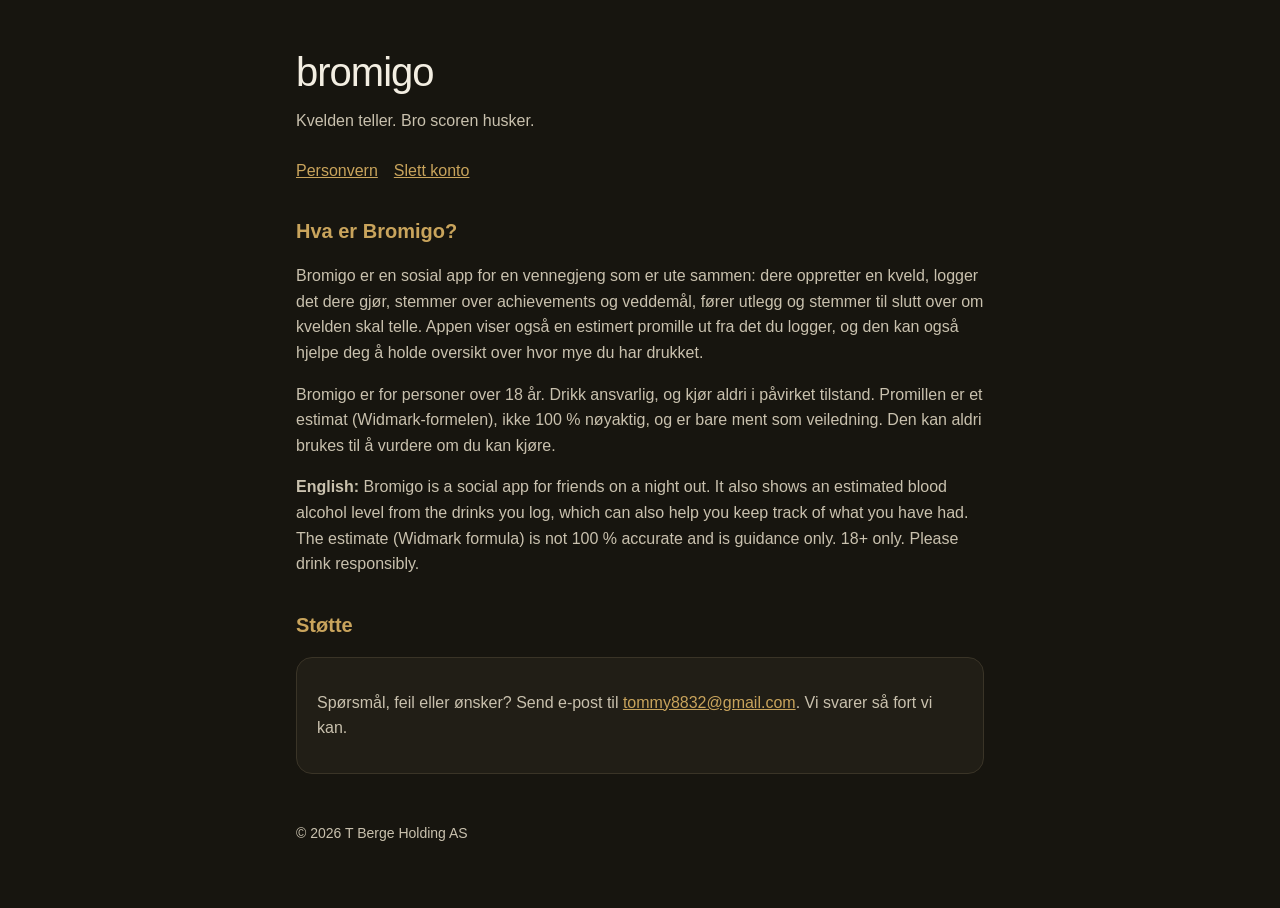
<file: index.html>
<!doctype html><html lang="no"><head><meta charset="utf-8"><meta name="viewport" content="width=device-width,initial-scale=1">
<title>Bromigo – støtte</title><link rel="stylesheet" href="style.css"></head><body><main>
<h1>bromigo</h1><p class="sub">Kvelden teller. Bro scoren husker.</p>
<nav><a href="personvern.html">Personvern</a><a href="slett-konto.html">Slett konto</a></nav>
<h2>Hva er Bromigo?</h2>
<p>Bromigo er en sosial app for en vennegjeng som er ute sammen: dere oppretter en kveld, logger det dere gjør, stemmer over achievements og veddemål, fører utlegg og stemmer til slutt over om kvelden skal telle. Appen viser også en estimert promille ut fra det du logger, og den kan også hjelpe deg å holde oversikt over hvor mye du har drukket.</p>
<p>Bromigo er for personer over 18 år. Drikk ansvarlig, og kjør aldri i påvirket tilstand. Promillen er et estimat (Widmark-formelen), ikke 100 % nøyaktig, og er bare ment som veiledning. Den kan aldri brukes til å vurdere om du kan kjøre.</p>
<p lang="en"><strong>English:</strong> Bromigo is a social app for friends on a night out. It also shows an estimated blood alcohol level from the drinks you log, which can also help you keep track of what you have had. The estimate (Widmark formula) is not 100 % accurate and is guidance only. 18+ only. Please drink responsibly.</p>
<h2>Støtte</h2>
<div class="card"><p>Spørsmål, feil eller ønsker? Send e-post til <a href="mailto:tommy8832@gmail.com?subject=Bromigo">tommy8832@gmail.com</a>. Vi svarer så fort vi kan.</p></div>
<footer>© 2026 T Berge Holding AS</footer>
</main></body></html>
</file>
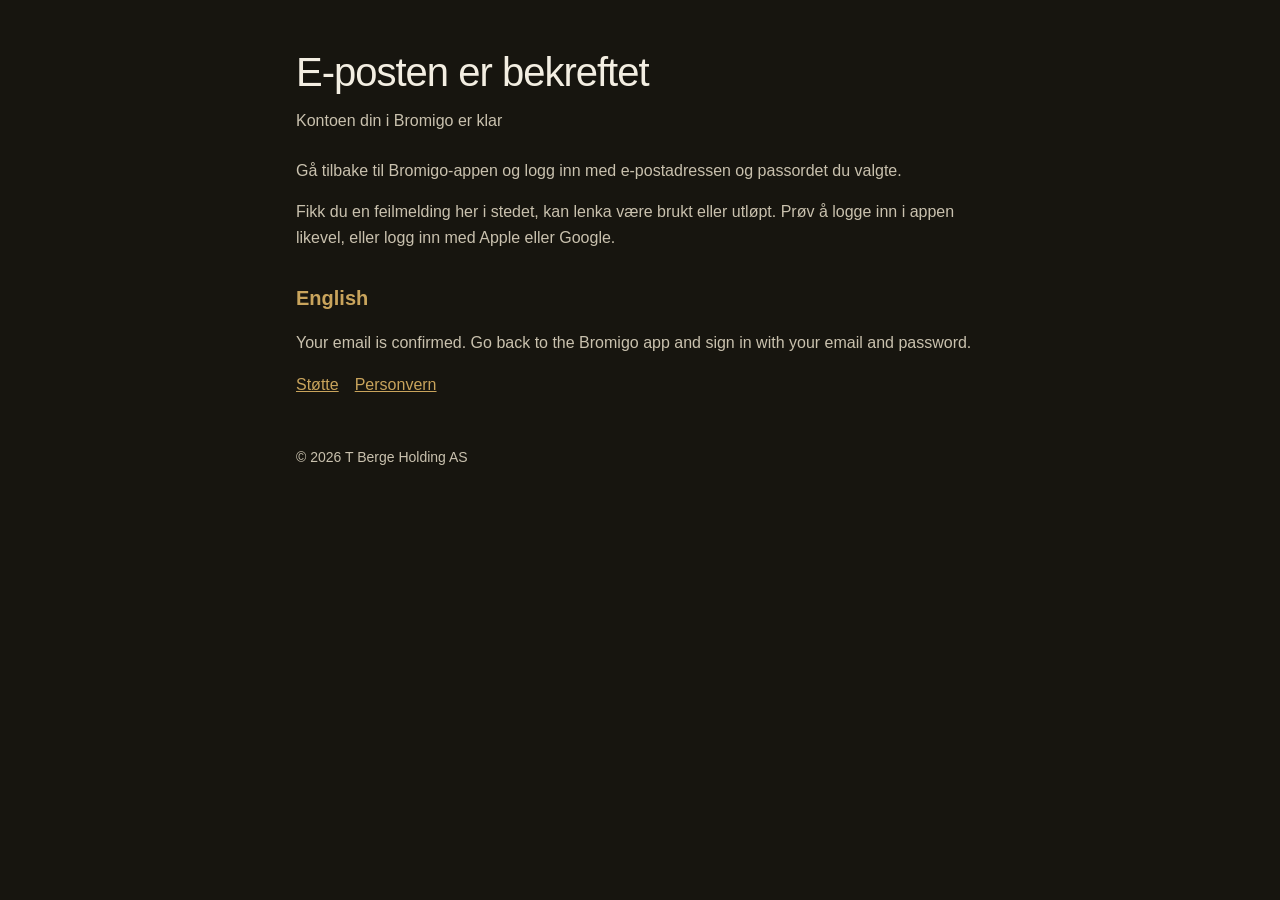
<file: bekreftet.html>
<!doctype html><html lang="no"><head><meta charset="utf-8"><meta name="viewport" content="width=device-width,initial-scale=1">
<title>Bromigo – e-post bekreftet</title><meta name="robots" content="noindex"><link rel="stylesheet" href="style.css"></head><body><main>
<h1>E-posten er bekreftet</h1><p class="sub">Kontoen din i Bromigo er klar</p>
<p>Gå tilbake til Bromigo-appen og logg inn med e-postadressen og passordet du valgte.</p>
<p>Fikk du en feilmelding her i stedet, kan lenka være brukt eller utløpt. Prøv å logge inn i appen likevel, eller logg inn med Apple eller Google.</p>
<h2>English</h2>
<p>Your email is confirmed. Go back to the Bromigo app and sign in with your email and password.</p>
<nav><a href="index.html">Støtte</a><a href="personvern.html">Personvern</a></nav>
<footer>© 2026 T Berge Holding AS</footer>
</main></body></html>
</file>
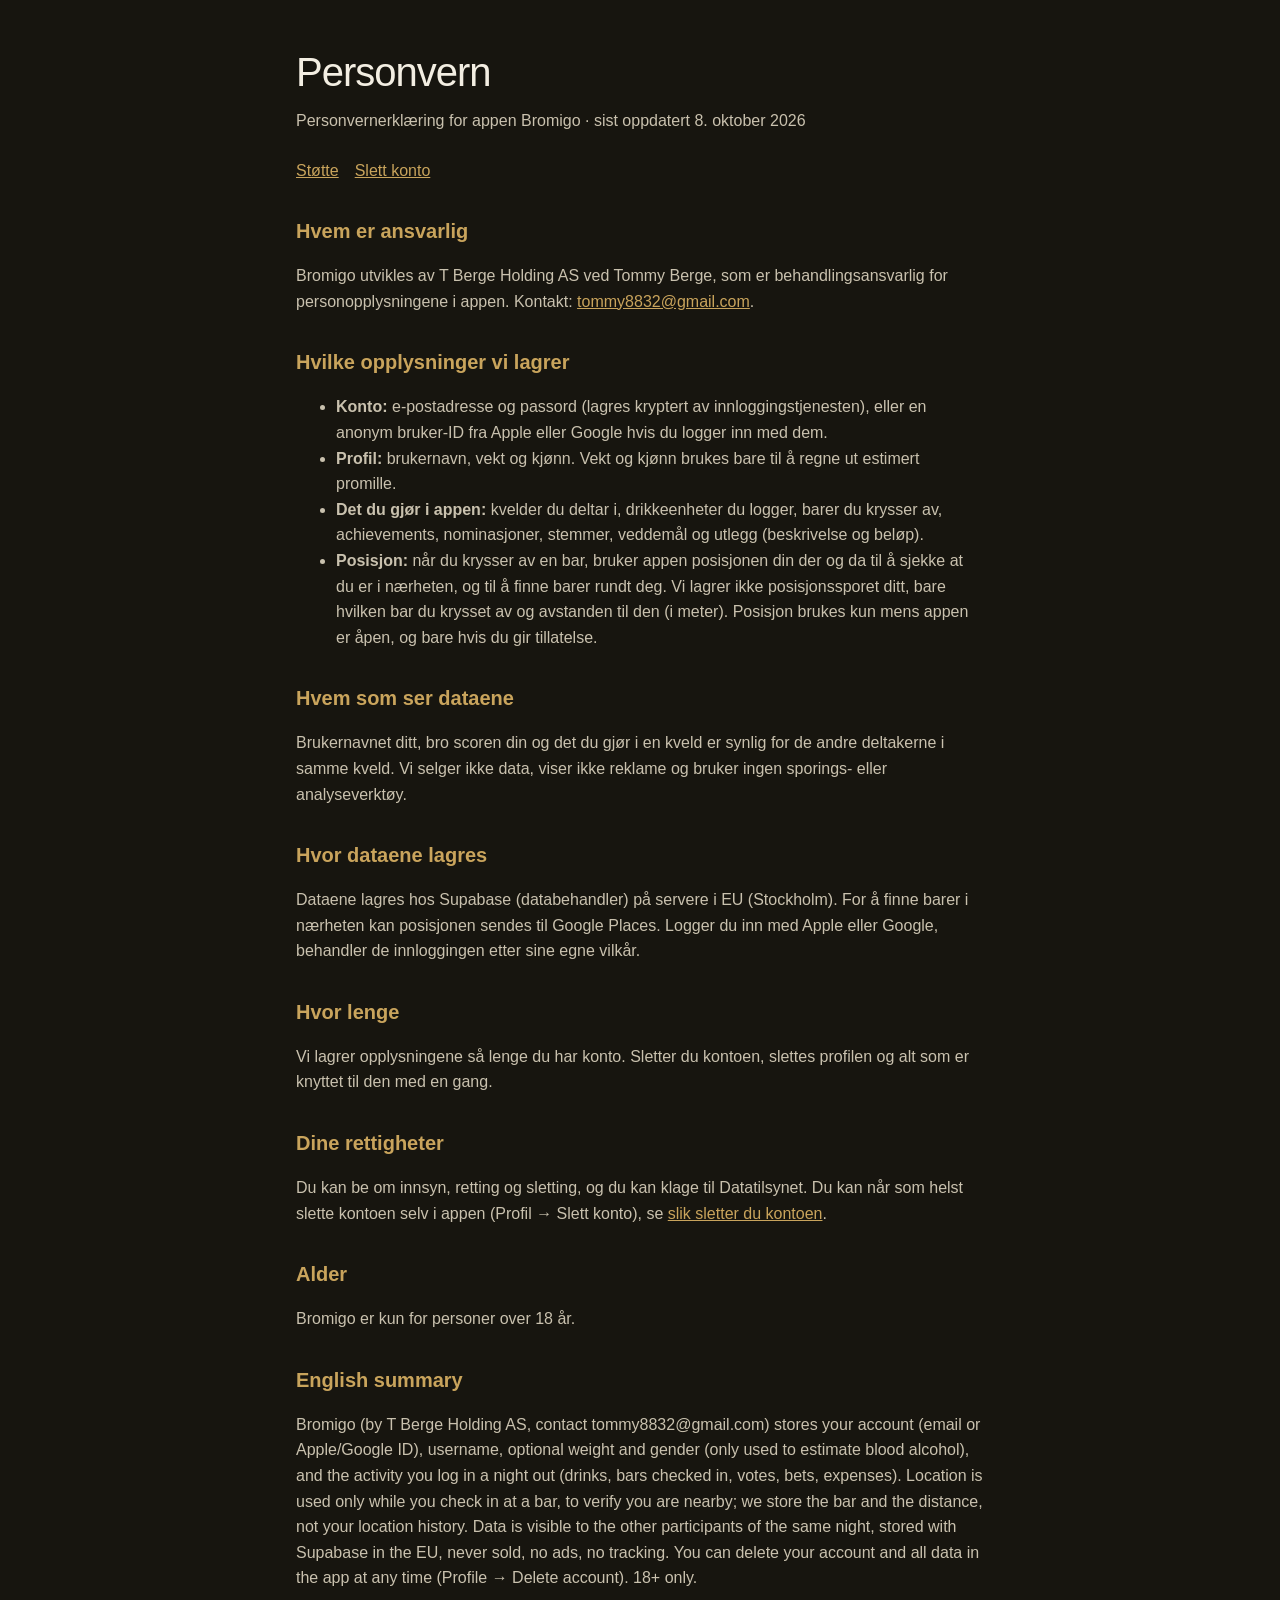
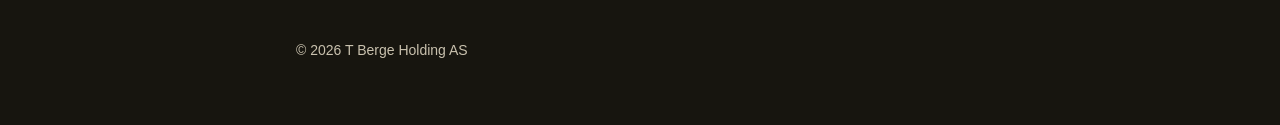
<file: personvern.html>
<!doctype html><html lang="no"><head><meta charset="utf-8"><meta name="viewport" content="width=device-width,initial-scale=1">
<title>Bromigo – personvernerklæring</title><link rel="stylesheet" href="style.css"></head><body><main>
<h1>Personvern</h1><p class="sub">Personvernerklæring for appen Bromigo · sist oppdatert 8. oktober 2026</p>
<nav><a href="index.html">Støtte</a><a href="slett-konto.html">Slett konto</a></nav>

<h2>Hvem er ansvarlig</h2>
<p>Bromigo utvikles av T Berge Holding AS ved Tommy Berge, som er behandlingsansvarlig for personopplysningene i appen. Kontakt: <a href="mailto:tommy8832@gmail.com?subject=Bromigo%20personvern">tommy8832@gmail.com</a>.</p>

<h2>Hvilke opplysninger vi lagrer</h2>
<ul>
<li><b>Konto:</b> e-postadresse og passord (lagres kryptert av innloggingstjenesten), eller en anonym bruker-ID fra Apple eller Google hvis du logger inn med dem.</li>
<li><b>Profil:</b> brukernavn, vekt og kjønn. Vekt og kjønn brukes bare til å regne ut estimert promille.</li>
<li><b>Det du gjør i appen:</b> kvelder du deltar i, drikkeenheter du logger, barer du krysser av, achievements, nominasjoner, stemmer, veddemål og utlegg (beskrivelse og beløp).</li>
<li><b>Posisjon:</b> når du krysser av en bar, bruker appen posisjonen din der og da til å sjekke at du er i nærheten, og til å finne barer rundt deg. Vi lagrer ikke posisjonssporet ditt, bare hvilken bar du krysset av og avstanden til den (i meter). Posisjon brukes kun mens appen er åpen, og bare hvis du gir tillatelse.</li>
</ul>

<h2>Hvem som ser dataene</h2>
<p>Brukernavnet ditt, bro scoren din og det du gjør i en kveld er synlig for de andre deltakerne i samme kveld. Vi selger ikke data, viser ikke reklame og bruker ingen sporings- eller analyseverktøy.</p>

<h2>Hvor dataene lagres</h2>
<p>Dataene lagres hos Supabase (databehandler) på servere i EU (Stockholm). For å finne barer i nærheten kan posisjonen sendes til Google Places. Logger du inn med Apple eller Google, behandler de innloggingen etter sine egne vilkår.</p>

<h2>Hvor lenge</h2>
<p>Vi lagrer opplysningene så lenge du har konto. Sletter du kontoen, slettes profilen og alt som er knyttet til den med en gang.</p>

<h2>Dine rettigheter</h2>
<p>Du kan be om innsyn, retting og sletting, og du kan klage til Datatilsynet. Du kan når som helst slette kontoen selv i appen (Profil → Slett konto), se <a href="slett-konto.html">slik sletter du kontoen</a>.</p>

<h2>Alder</h2>
<p>Bromigo er kun for personer over 18 år.</p>

<h2>English summary</h2>
<p>Bromigo (by T Berge Holding AS, contact tommy8832@gmail.com) stores your account (email or Apple/Google ID), username, optional weight and gender (only used to estimate blood alcohol), and the activity you log in a night out (drinks, bars checked in, votes, bets, expenses). Location is used only while you check in at a bar, to verify you are nearby; we store the bar and the distance, not your location history. Data is visible to the other participants of the same night, stored with Supabase in the EU, never sold, no ads, no tracking. You can delete your account and all data in the app at any time (Profile → Delete account). 18+ only.</p>
<footer>© 2026 T Berge Holding AS</footer>
</main></body></html>
</file>
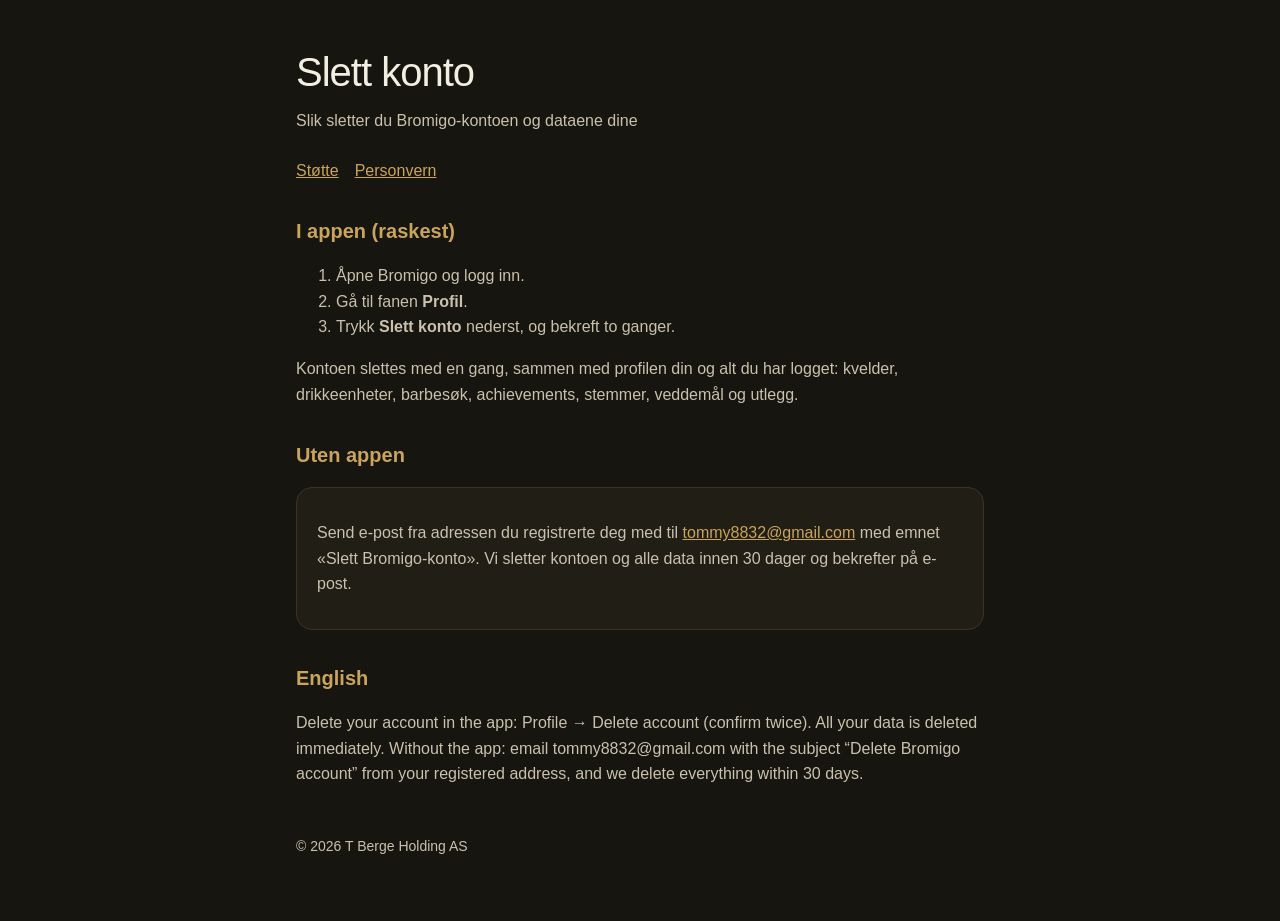
<file: slett-konto.html>
<!doctype html><html lang="no"><head><meta charset="utf-8"><meta name="viewport" content="width=device-width,initial-scale=1">
<title>Bromigo – slett konto</title><link rel="stylesheet" href="style.css"></head><body><main>
<h1>Slett konto</h1><p class="sub">Slik sletter du Bromigo-kontoen og dataene dine</p>
<nav><a href="index.html">Støtte</a><a href="personvern.html">Personvern</a></nav>
<h2>I appen (raskest)</h2>
<ol><li>Åpne Bromigo og logg inn.</li><li>Gå til fanen <b>Profil</b>.</li><li>Trykk <b>Slett konto</b> nederst, og bekreft to ganger.</li></ol>
<p>Kontoen slettes med en gang, sammen med profilen din og alt du har logget: kvelder, drikkeenheter, barbesøk, achievements, stemmer, veddemål og utlegg.</p>
<h2>Uten appen</h2>
<div class="card"><p>Send e-post fra adressen du registrerte deg med til <a href="mailto:tommy8832@gmail.com?subject=Slett%20Bromigo-konto">tommy8832@gmail.com</a> med emnet «Slett Bromigo-konto». Vi sletter kontoen og alle data innen 30 dager og bekrefter på e-post.</p></div>
<h2>English</h2>
<p>Delete your account in the app: Profile → Delete account (confirm twice). All your data is deleted immediately. Without the app: email tommy8832@gmail.com with the subject “Delete Bromigo account” from your registered address, and we delete everything within 30 days.</p>
<footer>© 2026 T Berge Holding AS</footer>
</main></body></html>
</file>
<file: style.css>
:root{--bg:#17150F;--card:#211E16;--ink:#F3EEE2;--ink2:#C9C1AE;--line:#3A3427;--brass:#C9A45C}
*{box-sizing:border-box}body{margin:0;background:var(--bg);color:var(--ink);font:16px/1.6 -apple-system,BlinkMacSystemFont,"Segoe UI",Roboto,sans-serif}
main{max-width:720px;margin:0 auto;padding:40px 16px 64px}
h1{font-weight:300;font-size:40px;letter-spacing:-1px;margin:0 0 4px}h2{font-size:20px;margin:32px 0 8px;color:var(--brass)}
p,li{color:var(--ink2)}a{color:var(--brass)}.sub{color:var(--ink2);margin:0 0 24px}
.card{background:var(--card);border:1px solid var(--line);border-radius:16px;padding:16px 20px;margin:16px 0}
nav a{margin-right:16px}footer{margin-top:48px;font-size:14px;color:var(--ink2)}
</file>
